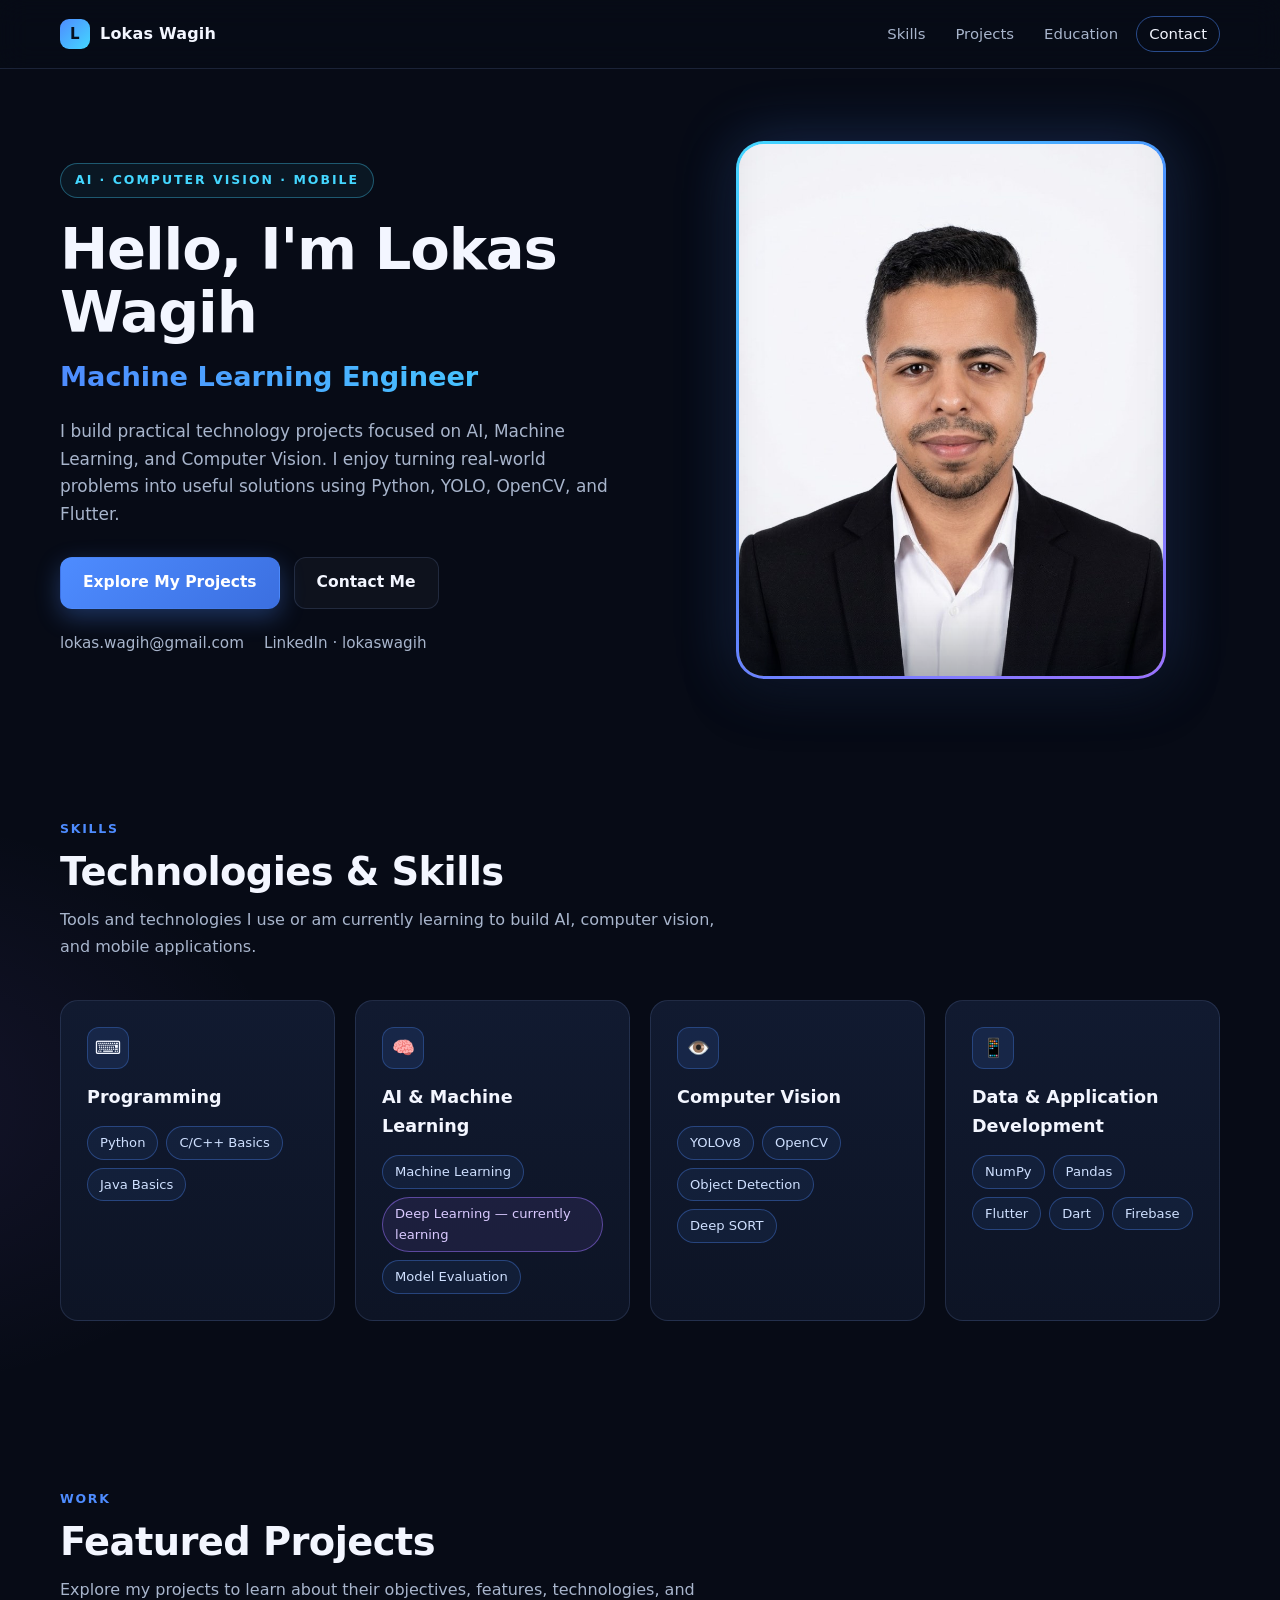
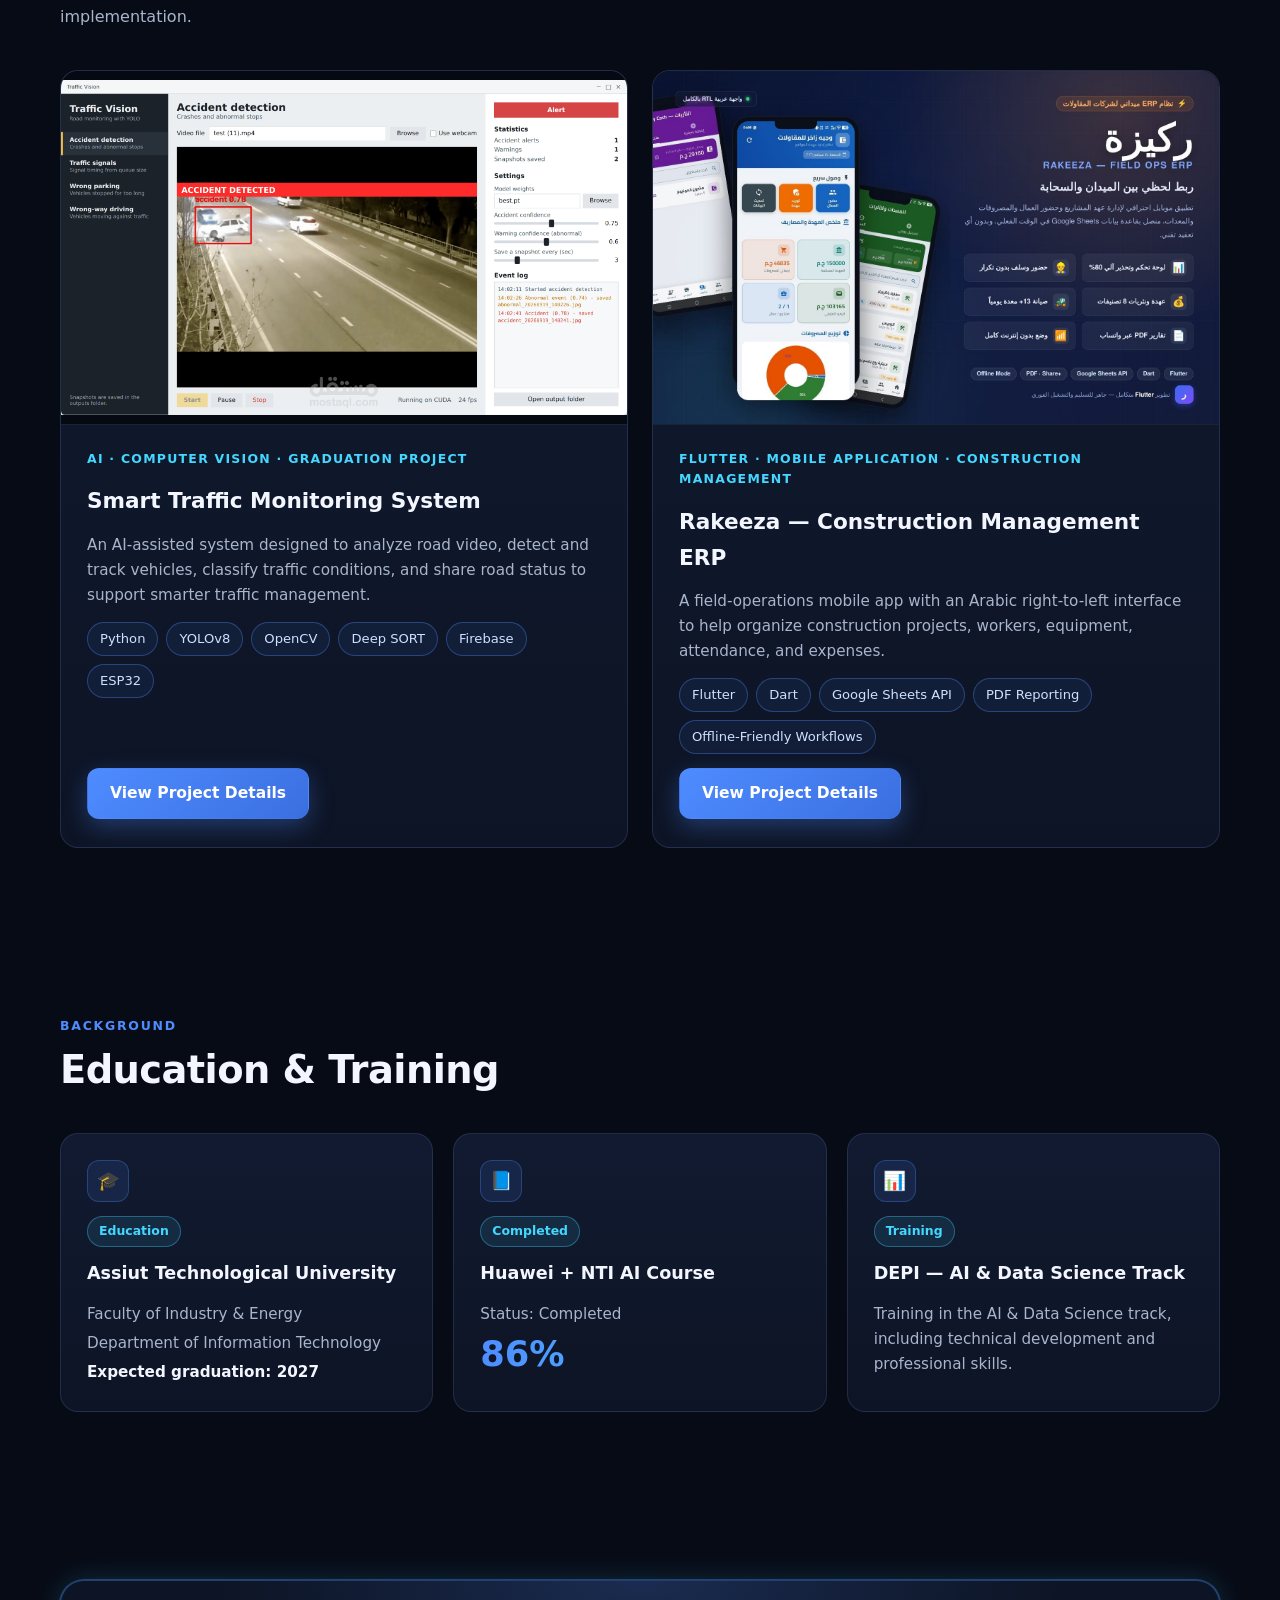
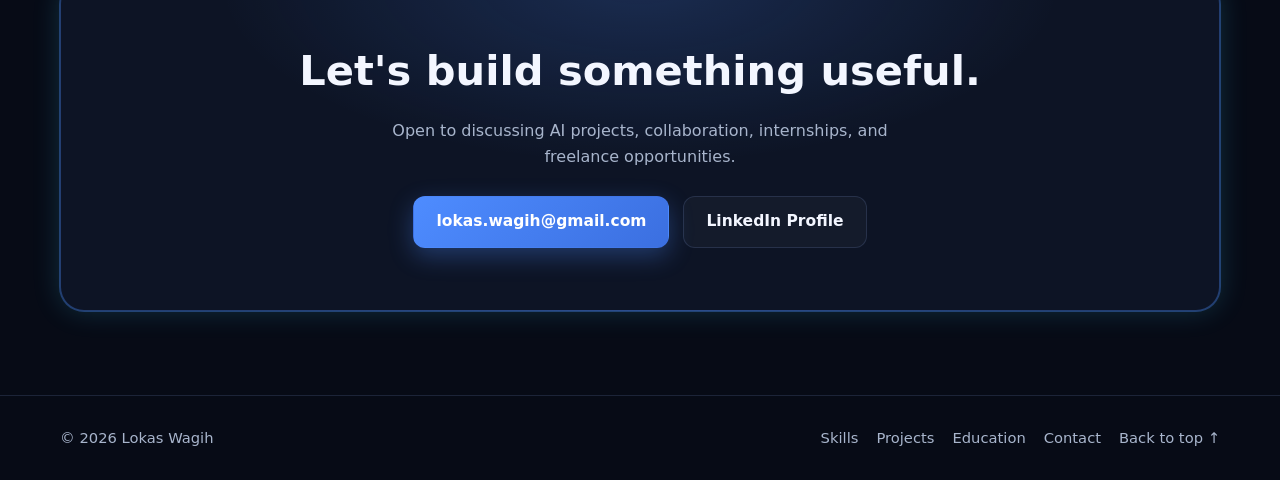
<file: index.html>
<!doctype html>
<html lang="en">
<head>
<meta charset="utf-8">
<meta name="viewport" content="width=device-width,initial-scale=1">
<title>Lokas Wagih | Machine Learning Engineer Portfolio</title>
<meta name="description" content="Portfolio of Lokas Wagih, Machine Learning Engineer focused on AI, Computer Vision, Python, YOLO, OpenCV and Flutter. Explore the Smart Traffic Monitoring System and Rakeeza Construction ERP projects.">
<meta name="theme-color" content="#070B16">
<meta property="og:title" content="Lokas Wagih | Machine Learning Engineer Portfolio">
<meta property="og:description" content="AI, Machine Learning, Computer Vision and Flutter projects by Lokas Wagih.">
<meta property="og:type" content="website">
<meta property="og:image" content="assets/lokas-wagih.jpg">
<link rel="stylesheet" href="assets/style.css">
</head>
<body>
<a class="skip" href="#main">Skip to content</a>

<header class="site-header">
  <div class="container nav">
    <a class="brand" href="index.html"><span class="brand-mark" aria-hidden="true">L</span>Lokas Wagih</a>
    <button class="menu-btn" type="button" aria-expanded="false" aria-controls="nav-links">Menu</button>
    <ul class="nav-links" id="nav-links">
      <li><a href="#skills">Skills</a></li>
      <li><a href="#projects">Projects</a></li>
      <li><a href="#education">Education</a></li>
      <li><a class="nav-cta" href="#contact">Contact</a></li>
    </ul>
  </div>
</header>

<main id="main">

<!-- HERO -->
<section class="hero" id="top">
  <div class="container hero-grid">
    <div class="reveal">
      <span class="eyebrow">AI · COMPUTER VISION · MOBILE</span>
      <h1>Hello, I'm Lokas Wagih</h1>
      <p class="headline">Machine Learning Engineer</p>
      <p class="lead">I build practical technology projects focused on AI, Machine Learning, and Computer Vision. I enjoy turning real-world problems into useful solutions using Python, YOLO, OpenCV, and Flutter.</p>
      <div class="cta-row">
        <a class="btn btn-primary" href="#projects">Explore My Projects</a>
        <a class="btn btn-ghost" href="#contact">Contact Me</a>
      </div>
      <div class="contact-inline">
        <a href="mailto:lokas.wagih@gmail.com">lokas.wagih@gmail.com</a>
        <a href="https://www.linkedin.com/in/lokaswagih" target="_blank" rel="noopener noreferrer">LinkedIn · lokaswagih</a>
      </div>
    </div>

    <div class="hero-visual reveal">
      <figure class="hero-photo">
        <img src="assets/lokas-wagih.jpg" alt="Portrait of Lokas Wagih in a black blazer and white shirt" width="800" height="1071" fetchpriority="high">
      </figure>
    </div>
  </div>
</section>

<!-- SKILLS -->
<section id="skills">
  <div class="container">
    <div class="sec-head reveal">
      <span class="kicker">SKILLS</span>
      <h2>Technologies &amp; Skills</h2>
      <p>Tools and technologies I use or am currently learning to build AI, computer vision, and mobile applications.</p>
    </div>
    <div class="grid-4">
      <article class="card reveal">
        <div class="icon" aria-hidden="true">⌨️</div>
        <h3>Programming</h3>
        <div class="pills"><span class="pill">Python</span><span class="pill">C/C++ Basics</span><span class="pill">Java Basics</span></div>
      </article>
      <article class="card reveal">
        <div class="icon" aria-hidden="true">🧠</div>
        <h3>AI &amp; Machine Learning</h3>
        <div class="pills"><span class="pill">Machine Learning</span><span class="pill learning">Deep Learning — currently learning</span><span class="pill">Model Evaluation</span></div>
      </article>
      <article class="card reveal">
        <div class="icon" aria-hidden="true">👁️</div>
        <h3>Computer Vision</h3>
        <div class="pills"><span class="pill">YOLOv8</span><span class="pill">OpenCV</span><span class="pill">Object Detection</span><span class="pill">Deep SORT</span></div>
      </article>
      <article class="card reveal">
        <div class="icon" aria-hidden="true">📱</div>
        <h3>Data &amp; Application Development</h3>
        <div class="pills"><span class="pill">NumPy</span><span class="pill">Pandas</span><span class="pill">Flutter</span><span class="pill">Dart</span><span class="pill">Firebase</span></div>
      </article>
    </div>
  </div>
</section>

<!-- PROJECTS -->
<section id="projects">
  <div class="container">
    <div class="sec-head reveal">
      <span class="kicker">WORK</span>
      <h2>Featured Projects</h2>
      <p>Explore my projects to learn about their objectives, features, technologies, and implementation.</p>
    </div>
    <div class="grid-2">
      <article class="card project-card reveal">
        <a class="project-media" href="smart-traffic.html" tabindex="-1">
          <img src="assets/traffic-vision-accident.png" alt="Traffic Vision desktop app detecting an accident on road video" loading="lazy" width="1908" height="1128">
        </a>
        <div class="project-body">
          <span class="cat">AI · COMPUTER VISION · GRADUATION PROJECT</span>
          <h3>Smart Traffic Monitoring System</h3>
          <p>An AI-assisted system designed to analyze road video, detect and track vehicles, classify traffic conditions, and share road status to support smarter traffic management.</p>
          <div class="pills"><span class="pill">Python</span><span class="pill">YOLOv8</span><span class="pill">OpenCV</span><span class="pill">Deep SORT</span><span class="pill">Firebase</span><span class="pill">ESP32</span></div>
          <a class="btn btn-primary" href="smart-traffic.html">View Project Details</a>
        </div>
      </article>

      <article class="card project-card reveal">
        <a class="project-media" href="rakeeza.html" tabindex="-1">
          <img src="assets/construction-overview.jpeg" alt="Rakeeza construction ERP app screens in Arabic" loading="lazy" width="1600" height="1000">
        </a>
        <div class="project-body">
          <span class="cat">FLUTTER · MOBILE APPLICATION · CONSTRUCTION MANAGEMENT</span>
          <h3>Rakeeza — Construction Management ERP</h3>
          <p>A field-operations mobile app with an Arabic right-to-left interface to help organize construction projects, workers, equipment, attendance, and expenses.</p>
          <div class="pills"><span class="pill">Flutter</span><span class="pill">Dart</span><span class="pill">Google Sheets API</span><span class="pill">PDF Reporting</span><span class="pill">Offline-Friendly Workflows</span></div>
          <a class="btn btn-primary" href="rakeeza.html">View Project Details</a>
        </div>
      </article>
    </div>
  </div>
</section>

<!-- EDUCATION -->
<section id="education">
  <div class="container">
    <div class="sec-head reveal">
      <span class="kicker">BACKGROUND</span>
      <h2>Education &amp; Training</h2>
    </div>
    <div class="grid-3">
      <article class="card reveal">
        <div class="icon" aria-hidden="true">🎓</div>
        <span class="badge">Education</span>
        <h3>Assiut Technological University</h3>
        <div class="edu-meta">
          <span>Faculty of Industry &amp; Energy</span>
          <span>Department of Information Technology</span>
          <span><strong>Expected graduation: 2027</strong></span>
        </div>
      </article>
      <article class="card reveal">
        <div class="icon" aria-hidden="true">📘</div>
        <span class="badge">Completed</span>
        <h3>Huawei + NTI AI Course</h3>
        <p>Status: Completed</p>
        <div class="score" aria-label="Score 86 percent">86%</div>
      </article>
      <article class="card reveal">
        <div class="icon" aria-hidden="true">📊</div>
        <span class="badge">Training</span>
        <h3>DEPI — AI &amp; Data Science Track</h3>
        <p>Training in the AI &amp; Data Science track, including technical development and professional skills.</p>
      </article>
    </div>
  </div>
</section>

<!-- CONTACT -->
<section id="contact">
  <div class="container">
    <div class="contact-box reveal">
      <h2>Let's build something useful.</h2>
      <p>Open to discussing AI projects, collaboration, internships, and freelance opportunities.</p>
      <div class="cta-row">
        <a class="btn btn-primary" href="mailto:lokas.wagih@gmail.com">lokas.wagih@gmail.com</a>
        <a class="btn btn-ghost" href="https://www.linkedin.com/in/lokaswagih" target="_blank" rel="noopener noreferrer">LinkedIn Profile</a>
      </div>
    </div>
  </div>
</section>

</main>

<footer>
  <div class="container foot">
    <span>© <span data-year>2026</span> Lokas Wagih</span>
    <ul>
      <li><a href="#skills">Skills</a></li>
      <li><a href="#projects">Projects</a></li>
      <li><a href="#education">Education</a></li>
      <li><a href="#contact">Contact</a></li>
      <li><a href="#top">Back to top ↑</a></li>
    </ul>
  </div>
</footer>

<script src="assets/main.js"></script>
</body>
</html>
</file>
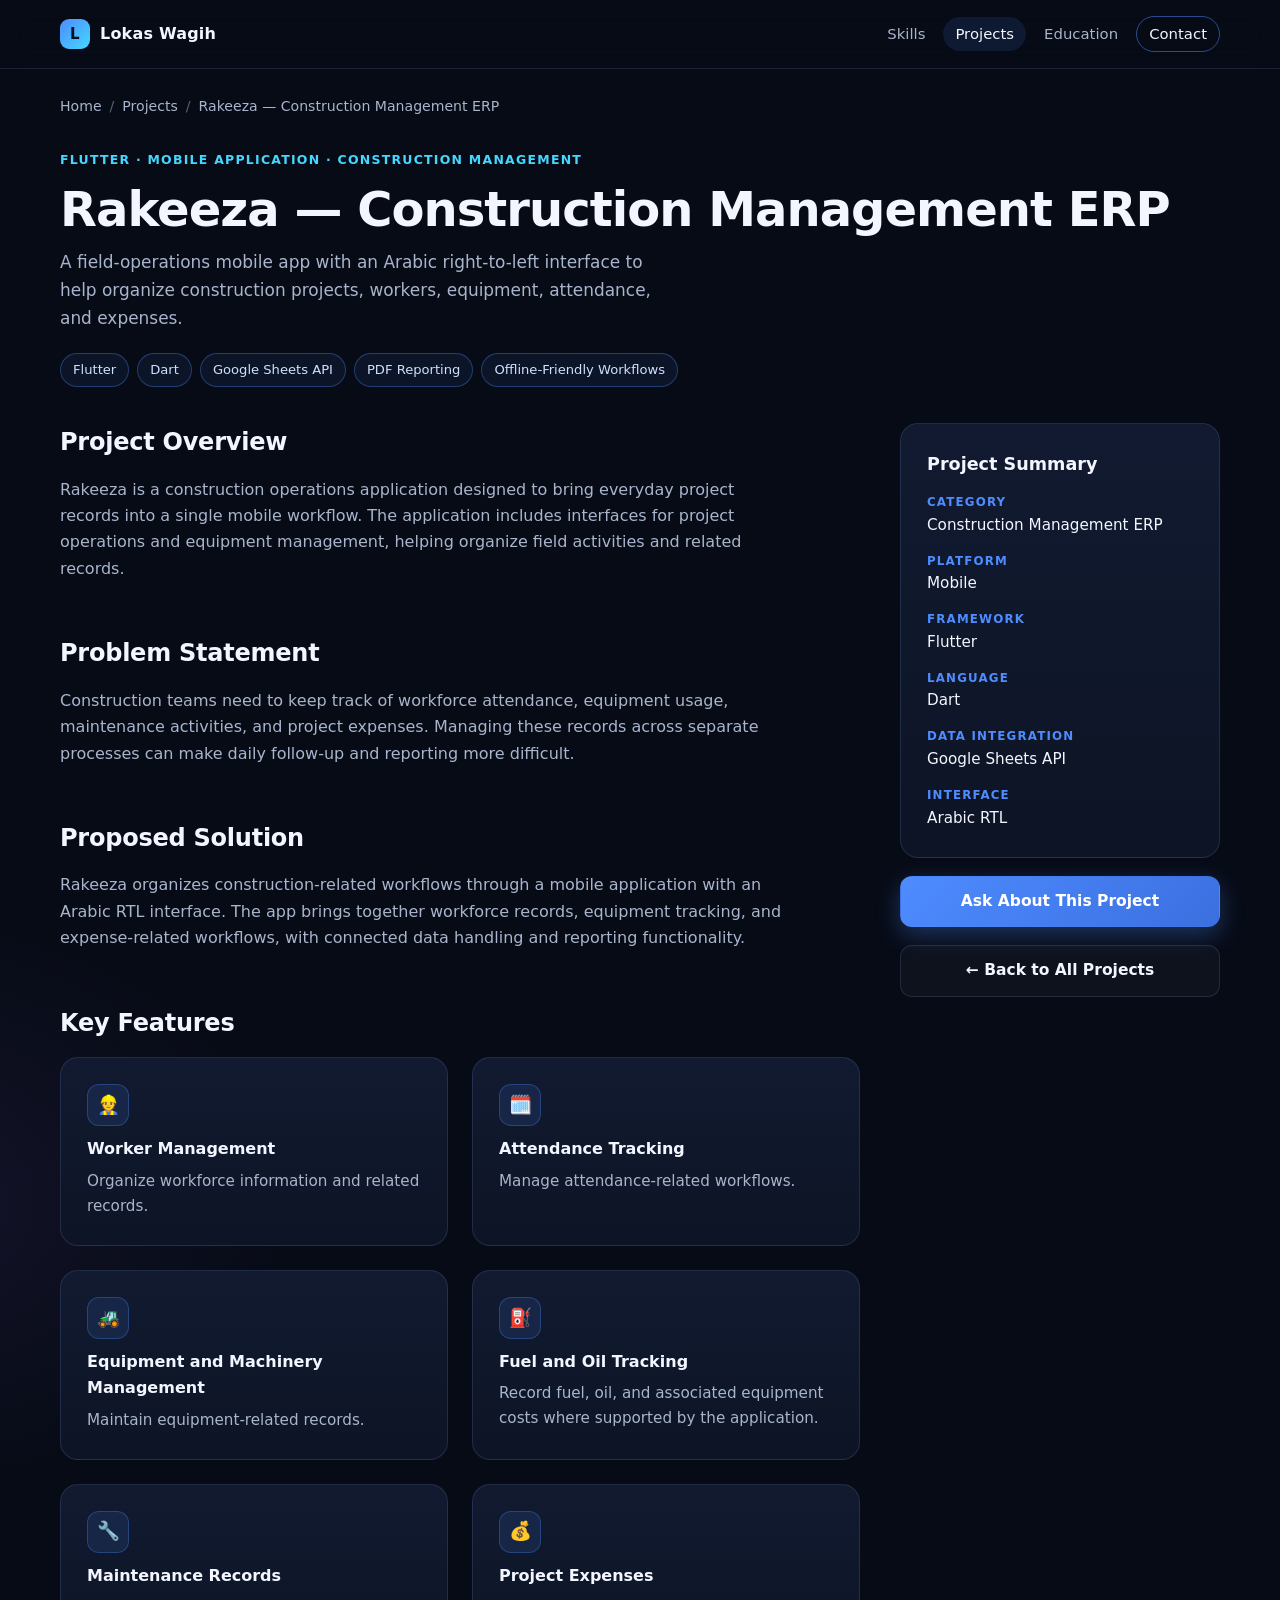
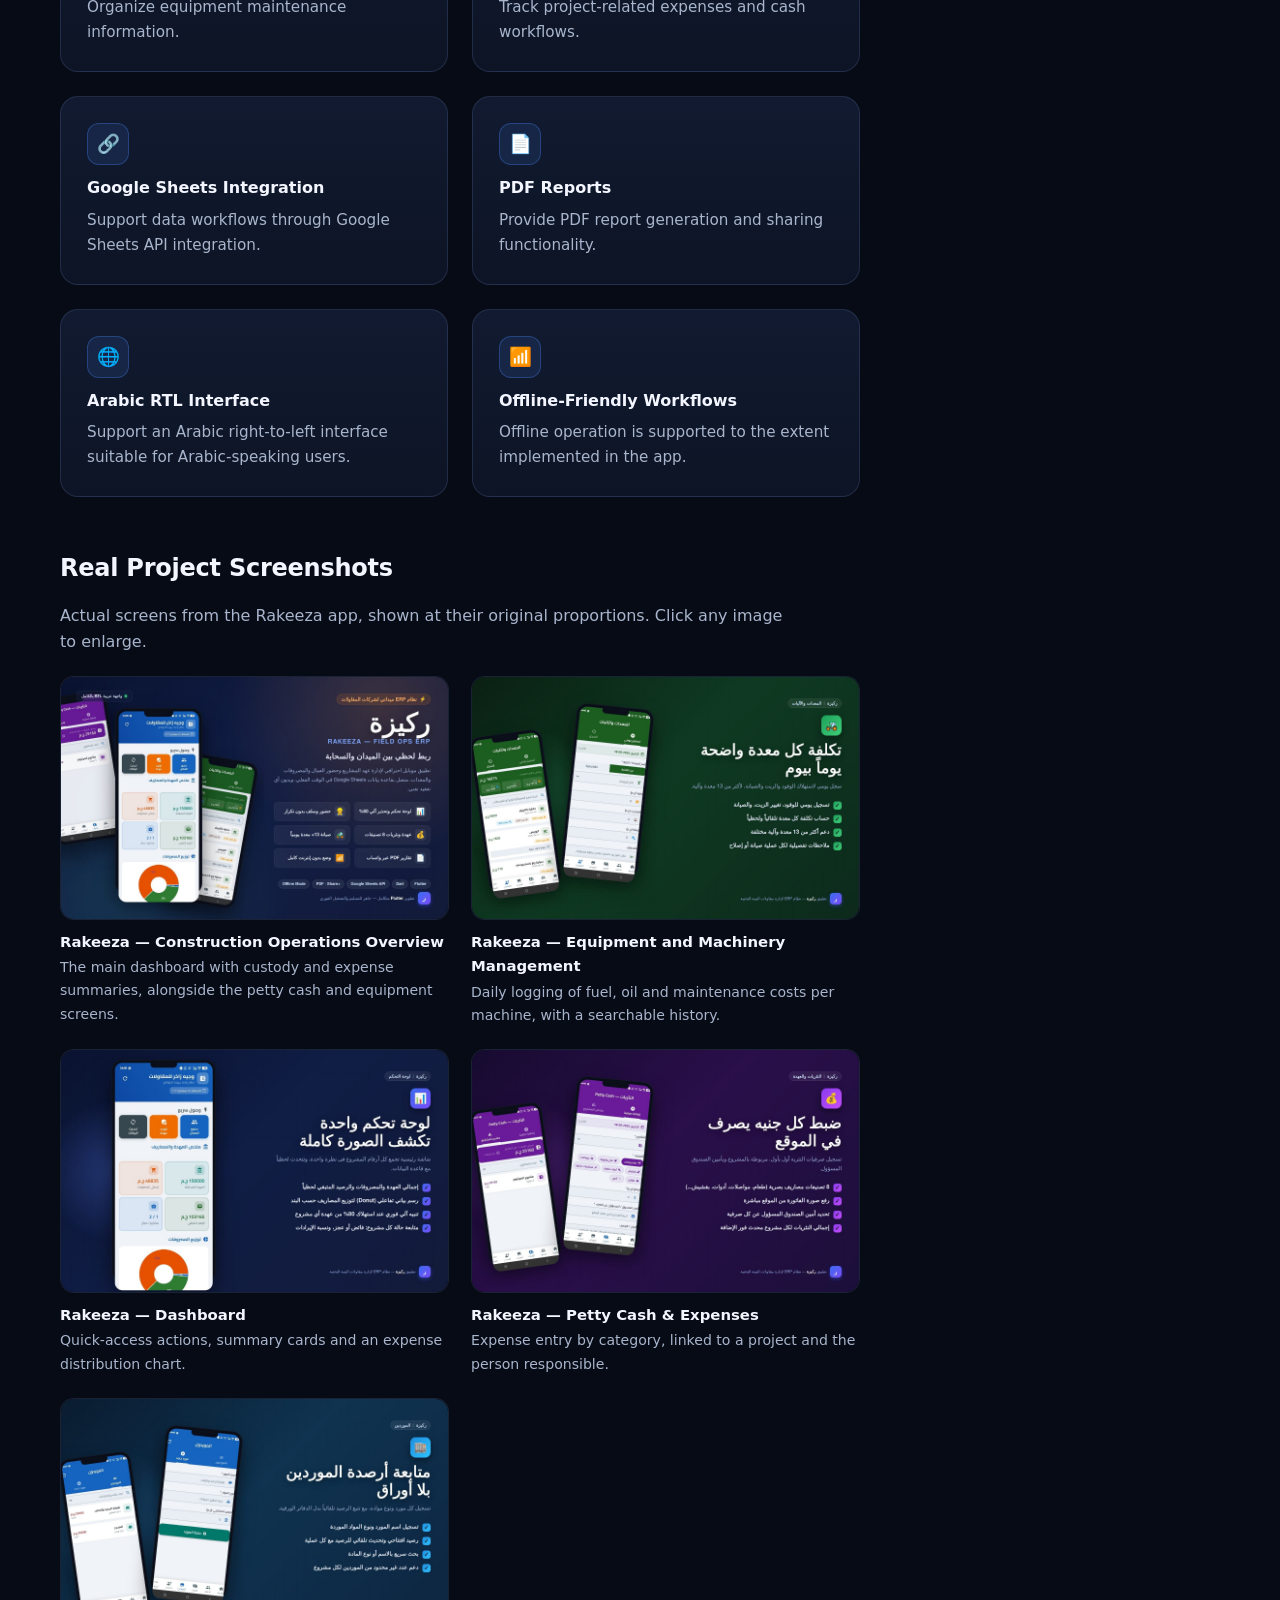
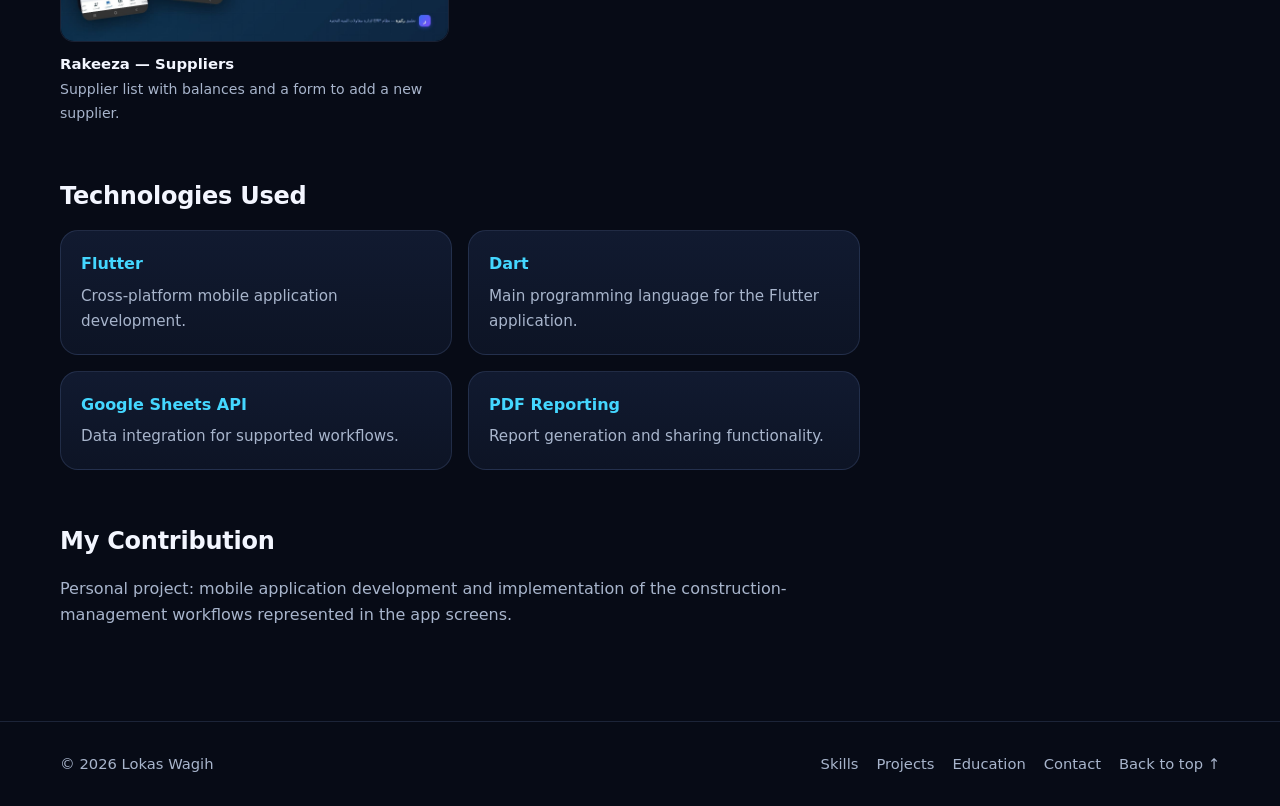
<file: rakeeza.html>
<!doctype html>
<html lang="en">
<head>
<meta charset="utf-8">
<meta name="viewport" content="width=device-width,initial-scale=1">
<title>Rakeeza Construction ERP | Lokas Wagih</title>
<meta name="description" content="Rakeeza: a Flutter mobile app with an Arabic RTL interface for organizing construction projects, workers, equipment, attendance and expenses. Personal project by Lokas Wagih.">
<meta name="theme-color" content="#070B16">
<meta property="og:title" content="Rakeeza Construction ERP | Lokas Wagih">
<meta property="og:description" content="Flutter field-operations app for construction teams with an Arabic right-to-left interface.">
<meta property="og:type" content="article">
<meta property="og:image" content="assets/construction-overview.jpeg">
<link rel="stylesheet" href="assets/style.css">
</head>
<body>
<a class="skip" href="#main">Skip to content</a>

<header class="site-header">
  <div class="container nav">
    <a class="brand" href="index.html"><span class="brand-mark" aria-hidden="true">L</span>Lokas Wagih</a>
    <button class="menu-btn" type="button" aria-expanded="false" aria-controls="nav-links">Menu</button>
    <ul class="nav-links" id="nav-links">
      <li><a href="index.html#skills">Skills</a></li>
      <li><a href="index.html#projects" aria-current="page">Projects</a></li>
      <li><a href="index.html#education">Education</a></li>
      <li><a class="nav-cta" href="index.html#contact">Contact</a></li>
    </ul>
  </div>
</header>

<main id="main" class="container">

<nav class="crumbs" aria-label="Breadcrumb">
  <a href="index.html">Home</a><span>/</span><a href="index.html#projects">Projects</a><span>/</span>Rakeeza — Construction Management ERP
</nav>

<header class="page-hero">
  <span class="cat">FLUTTER · MOBILE APPLICATION · CONSTRUCTION MANAGEMENT</span>
  <h1>Rakeeza — Construction Management ERP</h1>
  <p class="lead">A field-operations mobile app with an Arabic right-to-left interface to help organize construction projects, workers, equipment, attendance, and expenses.</p>
  <div class="pills">
    <span class="pill">Flutter</span><span class="pill">Dart</span><span class="pill">Google Sheets API</span><span class="pill">PDF Reporting</span><span class="pill">Offline-Friendly Workflows</span>
  </div>
</header>

<div class="detail-grid">
<div class="detail-main">

  <section>
    <h2>Project Overview</h2>
    <p>Rakeeza is a construction operations application designed to bring everyday project records into a single mobile workflow. The application includes interfaces for project operations and equipment management, helping organize field activities and related records.</p>
  </section>

  <section>
    <h2>Problem Statement</h2>
    <p>Construction teams need to keep track of workforce attendance, equipment usage, maintenance activities, and project expenses. Managing these records across separate processes can make daily follow-up and reporting more difficult.</p>
  </section>

  <section>
    <h2>Proposed Solution</h2>
    <p>Rakeeza organizes construction-related workflows through a mobile application with an Arabic RTL interface. The app brings together workforce records, equipment tracking, and expense-related workflows, with connected data handling and reporting functionality.</p>
  </section>

  <section>
    <h2>Key Features</h2>
    <div class="grid-2">
      <article class="card feature-card"><div class="icon" aria-hidden="true">👷</div><h4>Worker Management</h4><p>Organize workforce information and related records.</p></article>
      <article class="card feature-card"><div class="icon" aria-hidden="true">🗓️</div><h4>Attendance Tracking</h4><p>Manage attendance-related workflows.</p></article>
      <article class="card feature-card"><div class="icon" aria-hidden="true">🚜</div><h4>Equipment and Machinery Management</h4><p>Maintain equipment-related records.</p></article>
      <article class="card feature-card"><div class="icon" aria-hidden="true">⛽</div><h4>Fuel and Oil Tracking</h4><p>Record fuel, oil, and associated equipment costs where supported by the application.</p></article>
      <article class="card feature-card"><div class="icon" aria-hidden="true">🔧</div><h4>Maintenance Records</h4><p>Organize equipment maintenance information.</p></article>
      <article class="card feature-card"><div class="icon" aria-hidden="true">💰</div><h4>Project Expenses</h4><p>Track project-related expenses and cash workflows.</p></article>
      <article class="card feature-card"><div class="icon" aria-hidden="true">🔗</div><h4>Google Sheets Integration</h4><p>Support data workflows through Google Sheets API integration.</p></article>
      <article class="card feature-card"><div class="icon" aria-hidden="true">📄</div><h4>PDF Reports</h4><p>Provide PDF report generation and sharing functionality.</p></article>
      <article class="card feature-card"><div class="icon" aria-hidden="true">🌐</div><h4>Arabic RTL Interface</h4><p>Support an Arabic right-to-left interface suitable for Arabic-speaking users.</p></article>
      <article class="card feature-card"><div class="icon" aria-hidden="true">📶</div><h4>Offline-Friendly Workflows</h4><p>Offline operation is supported to the extent implemented in the app.</p></article>
    </div>
  </section>

  <section id="gallery">
    <h2>Real Project Screenshots</h2>
    <p style="margin-bottom:20px">Actual screens from the Rakeeza app, shown at their original proportions. Click any image to enlarge.</p>
    <div class="gallery">
      <figure class="shot">
        <button type="button" data-lightbox="assets/construction-overview.jpeg" data-caption="Rakeeza — Construction Operations Overview">
          <img src="assets/construction-overview.jpeg" alt="Rakeeza app overview: Arabic RTL dashboard on a phone showing custody and expense totals and a donut chart, with the petty cash and equipment screens behind it" loading="lazy" width="1600" height="1000">
        </button>
        <figcaption><strong>Rakeeza — Construction Operations Overview</strong>The main dashboard with custody and expense summaries, alongside the petty cash and equipment screens.</figcaption>
      </figure>
      <figure class="shot">
        <button type="button" data-lightbox="assets/construction-equipment.jpeg" data-caption="Rakeeza — Equipment and Machinery Management">
          <img src="assets/construction-equipment.jpeg" alt="Rakeeza equipment and machinery screens: a daily log form for fuel, oil change and maintenance costs, and a history list of equipment entries" loading="lazy" width="1600" height="1000">
        </button>
        <figcaption><strong>Rakeeza — Equipment and Machinery Management</strong>Daily logging of fuel, oil and maintenance costs per machine, with a searchable history.</figcaption>
      </figure>
      <figure class="shot">
        <button type="button" data-lightbox="assets/construction-dashboard.jpeg" data-caption="Rakeeza — Dashboard: custody, expenses and remaining balance at a glance.">
          <img src="assets/construction-dashboard.jpeg" alt="Rakeeza dashboard screen with quick-access buttons, four summary cards and a donut chart of expense distribution" loading="lazy" width="1600" height="1000">
        </button>
        <figcaption><strong>Rakeeza — Dashboard</strong>Quick-access actions, summary cards and an expense distribution chart.</figcaption>
      </figure>
      <figure class="shot">
        <button type="button" data-lightbox="assets/construction-petty-cash.jpeg" data-caption="Rakeeza — Petty cash and expense entry.">
          <img src="assets/construction-petty-cash.jpeg" alt="Rakeeza petty cash screens: project summary total and an expense entry form with category chips, amount and custodian fields" loading="lazy" width="1600" height="1000">
        </button>
        <figcaption><strong>Rakeeza — Petty Cash &amp; Expenses</strong>Expense entry by category, linked to a project and the person responsible.</figcaption>
      </figure>
      <figure class="shot">
        <button type="button" data-lightbox="assets/construction-suppliers.jpeg" data-caption="Rakeeza — Supplier records and balances.">
          <img src="assets/construction-suppliers.jpeg" alt="Rakeeza suppliers screens: a supplier list with balances and a form to add a new supplier with material type and opening balance" loading="lazy" width="1600" height="1000">
        </button>
        <figcaption><strong>Rakeeza — Suppliers</strong>Supplier list with balances and a form to add a new supplier.</figcaption>
      </figure>
    </div>
  </section>

  <section>
    <h2>Technologies Used</h2>
    <div class="tech-grid">
      <article class="card"><h4>Flutter</h4><p>Cross-platform mobile application development.</p></article>
      <article class="card"><h4>Dart</h4><p>Main programming language for the Flutter application.</p></article>
      <article class="card"><h4>Google Sheets API</h4><p>Data integration for supported workflows.</p></article>
      <article class="card"><h4>PDF Reporting</h4><p>Report generation and sharing functionality.</p></article>
    </div>
  </section>

  <section>
    <h2>My Contribution</h2>
    <p>Personal project: mobile application development and implementation of the construction-management workflows represented in the app screens.</p>
  </section>

</div>

<aside class="sidebar" aria-label="Project summary">
  <div class="card">
    <h3>Project Summary</h3>
    <dl>
      <div><dt>Category</dt><dd>Construction Management ERP</dd></div>
      <div><dt>Platform</dt><dd>Mobile</dd></div>
      <div><dt>Framework</dt><dd>Flutter</dd></div>
      <div><dt>Language</dt><dd>Dart</dd></div>
      <div><dt>Data integration</dt><dd>Google Sheets API</dd></div>
      <div><dt>Interface</dt><dd>Arabic RTL</dd></div>
    </dl>
  </div>
  <a class="btn btn-primary" href="mailto:lokas.wagih@gmail.com?subject=Rakeeza%20Construction%20ERP">Ask About This Project</a>
  <a class="btn btn-ghost" href="index.html#projects">← Back to All Projects</a>
</aside>
</div>

</main>

<footer style="margin-top:40px">
  <div class="container foot">
    <span>© <span data-year>2026</span> Lokas Wagih</span>
    <ul>
      <li><a href="index.html#skills">Skills</a></li>
      <li><a href="index.html#projects">Projects</a></li>
      <li><a href="index.html#education">Education</a></li>
      <li><a href="index.html#contact">Contact</a></li>
      <li><a href="#main">Back to top ↑</a></li>
    </ul>
  </div>
</footer>

<script src="assets/main.js"></script>
</body>
</html>
</file>
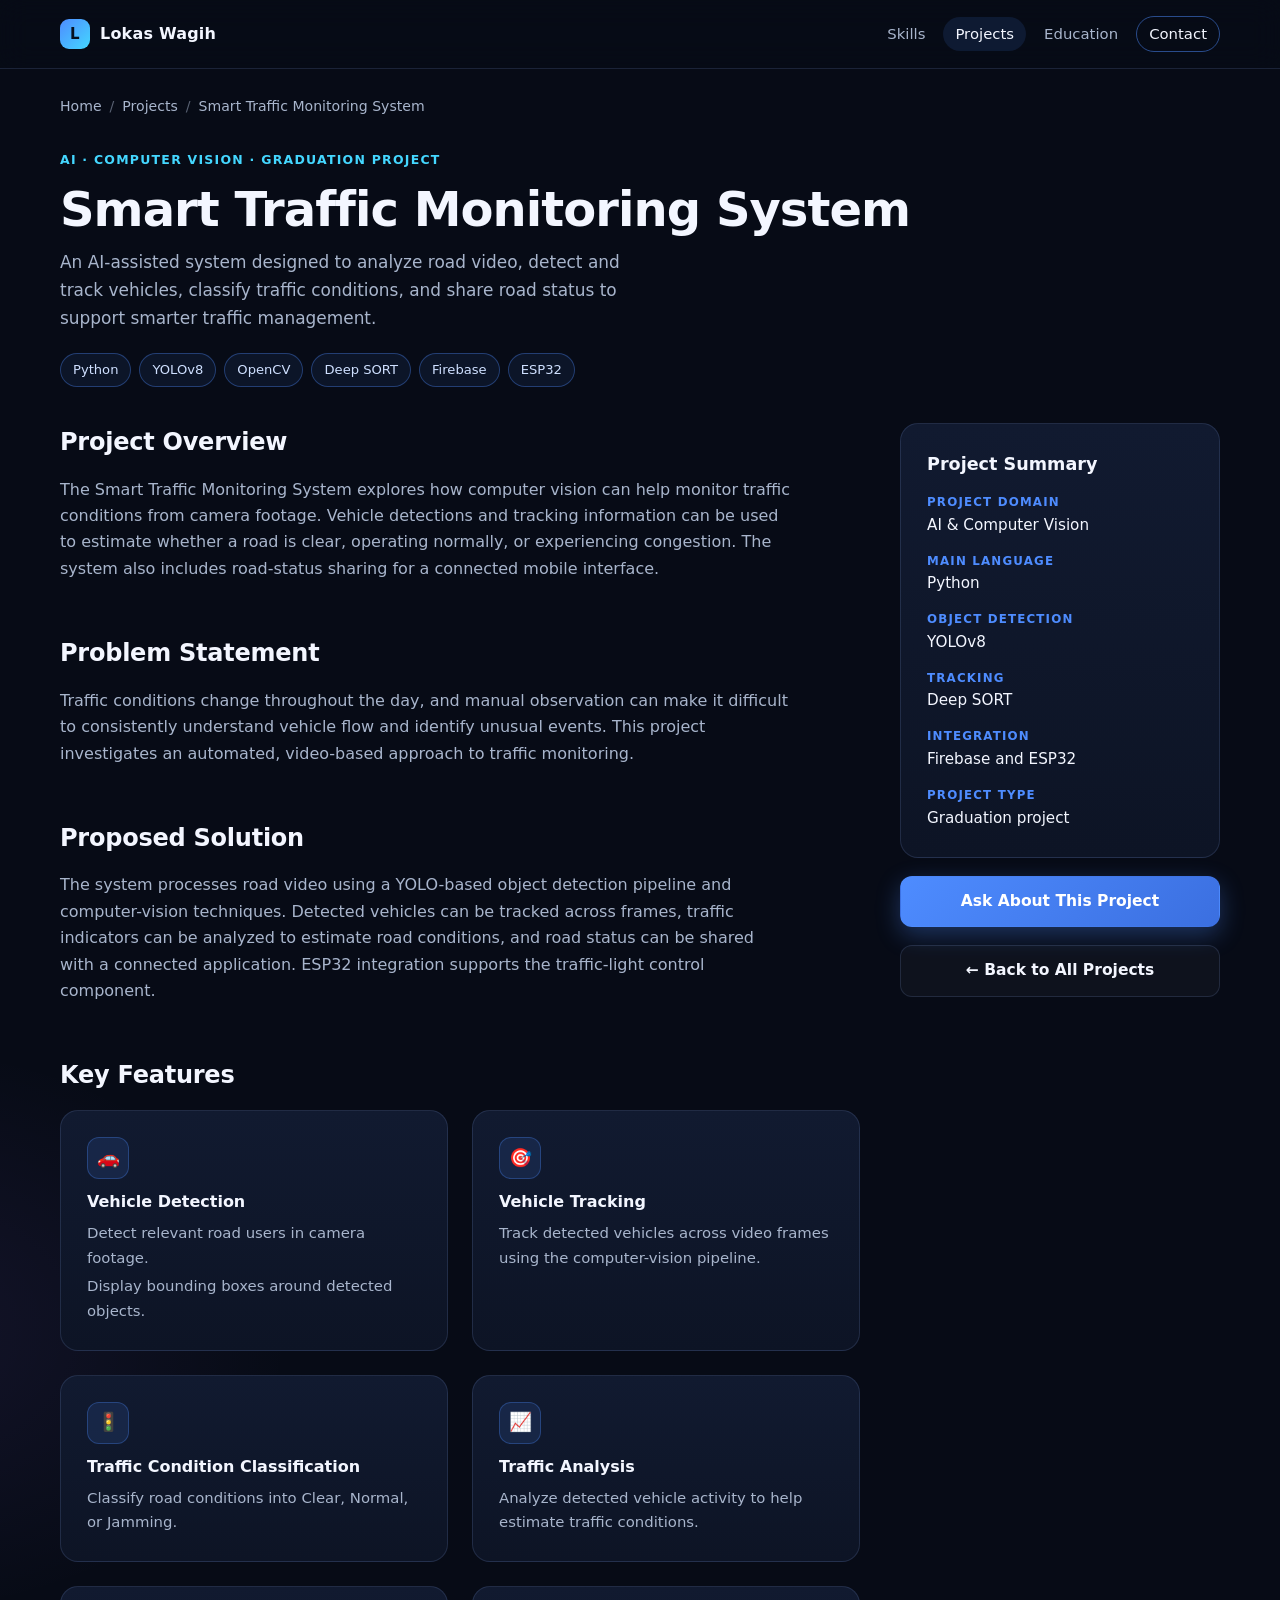
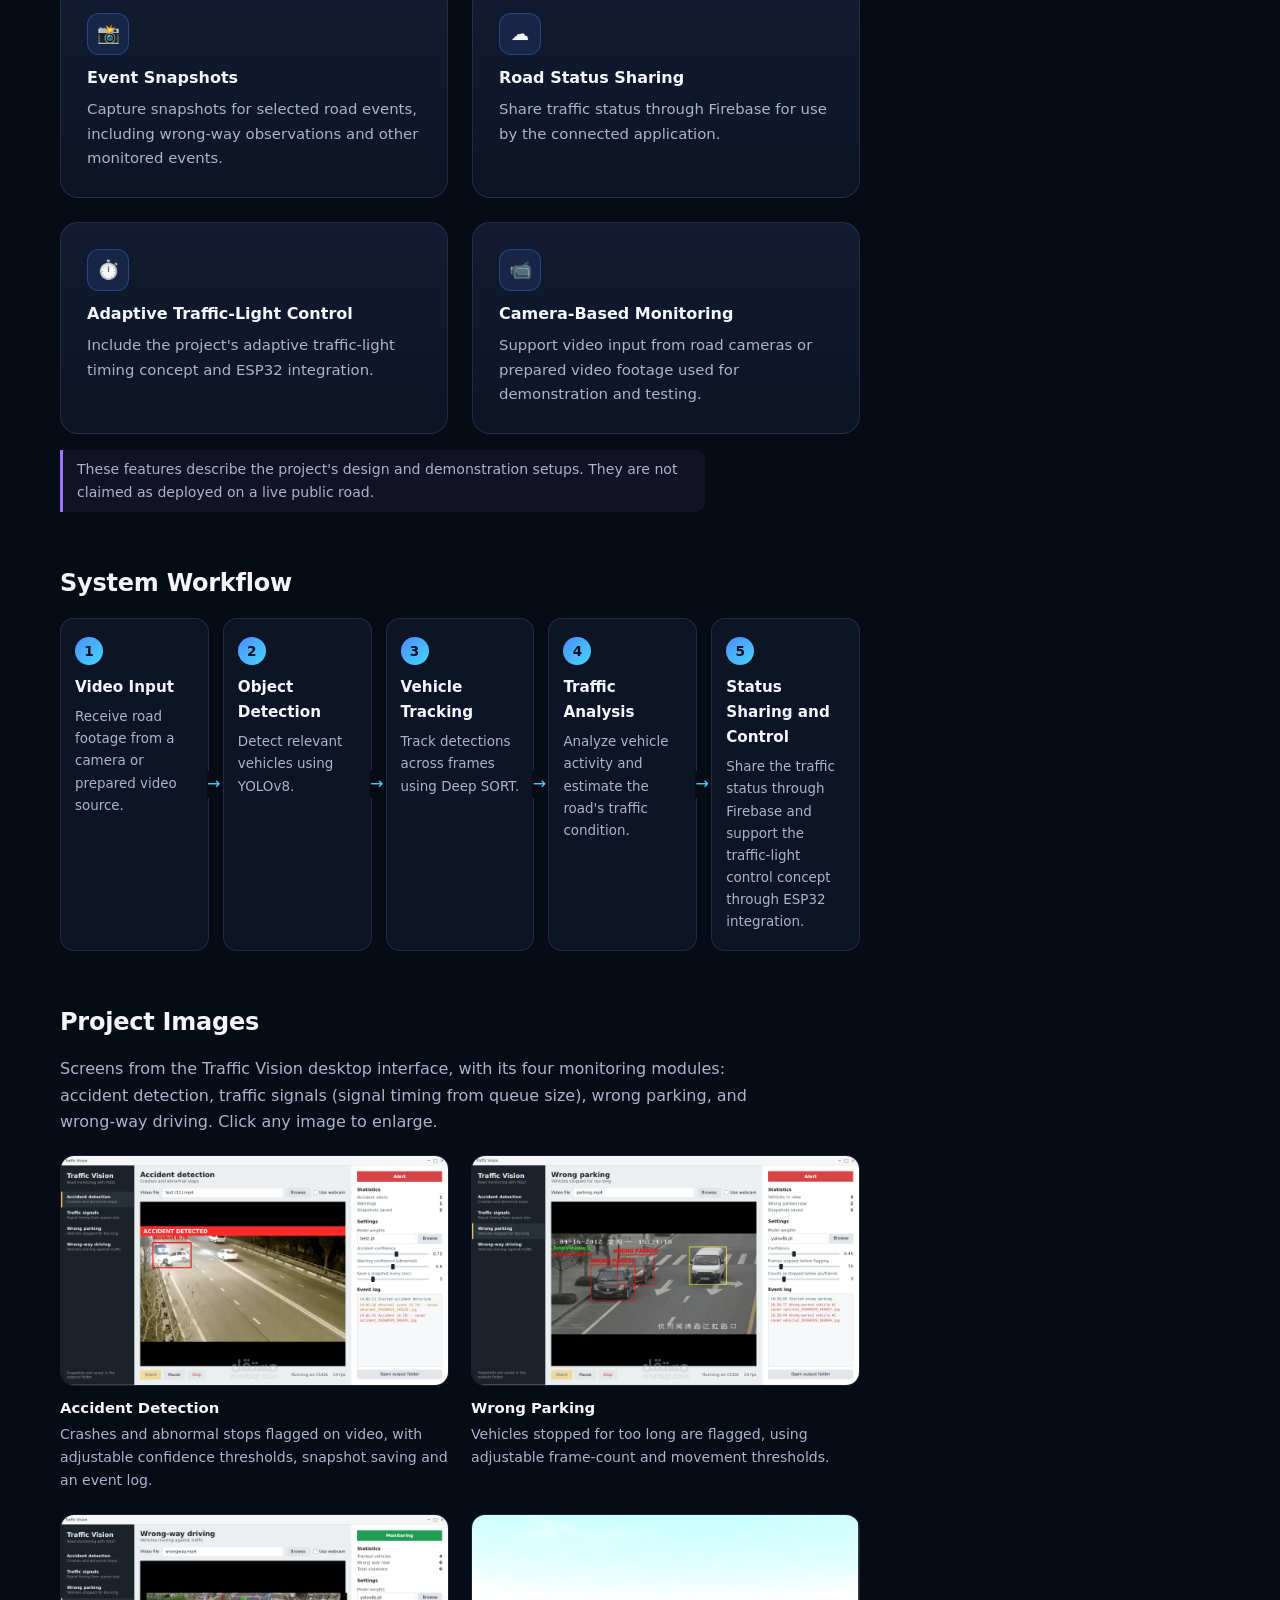
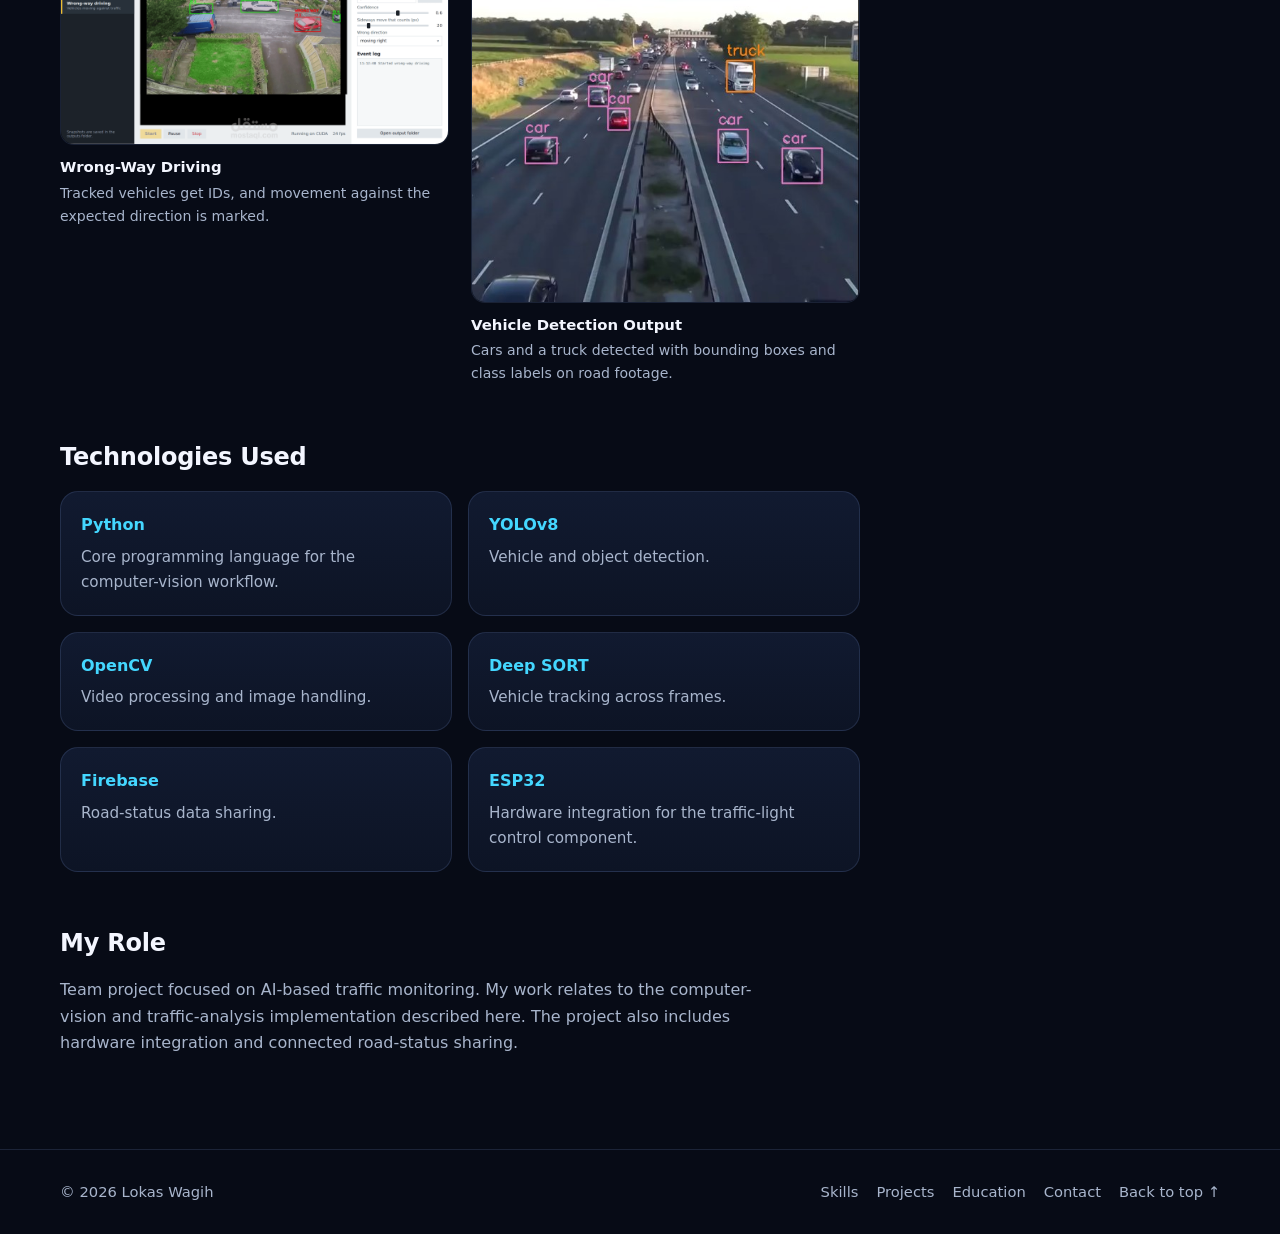
<file: smart-traffic.html>
<!doctype html>
<html lang="en">
<head>
<meta charset="utf-8">
<meta name="viewport" content="width=device-width,initial-scale=1">
<title>Smart Traffic Monitoring System | Lokas Wagih</title>
<meta name="description" content="Smart Traffic Monitoring System: an AI and computer vision graduation project using YOLOv8, OpenCV and Deep SORT to detect and track vehicles and estimate road conditions. By Lokas Wagih.">
<meta name="theme-color" content="#070B16">
<meta property="og:title" content="Smart Traffic Monitoring System | Lokas Wagih">
<meta property="og:description" content="AI-assisted road video analysis: vehicle detection, tracking and traffic condition estimation.">
<meta property="og:type" content="article">
<meta property="og:image" content="assets/traffic-vision-accident.png">
<link rel="stylesheet" href="assets/style.css">
</head>
<body>
<a class="skip" href="#main">Skip to content</a>

<header class="site-header">
  <div class="container nav">
    <a class="brand" href="index.html"><span class="brand-mark" aria-hidden="true">L</span>Lokas Wagih</a>
    <button class="menu-btn" type="button" aria-expanded="false" aria-controls="nav-links">Menu</button>
    <ul class="nav-links" id="nav-links">
      <li><a href="index.html#skills">Skills</a></li>
      <li><a href="index.html#projects" aria-current="page">Projects</a></li>
      <li><a href="index.html#education">Education</a></li>
      <li><a class="nav-cta" href="index.html#contact">Contact</a></li>
    </ul>
  </div>
</header>

<main id="main" class="container">

<nav class="crumbs" aria-label="Breadcrumb">
  <a href="index.html">Home</a><span>/</span><a href="index.html#projects">Projects</a><span>/</span>Smart Traffic Monitoring System
</nav>

<header class="page-hero">
  <span class="cat">AI · COMPUTER VISION · GRADUATION PROJECT</span>
  <h1>Smart Traffic Monitoring System</h1>
  <p class="lead">An AI-assisted system designed to analyze road video, detect and track vehicles, classify traffic conditions, and share road status to support smarter traffic management.</p>
  <div class="pills">
    <span class="pill">Python</span><span class="pill">YOLOv8</span><span class="pill">OpenCV</span><span class="pill">Deep SORT</span><span class="pill">Firebase</span><span class="pill">ESP32</span>
  </div>
</header>

<div class="detail-grid">
<div class="detail-main">

  <section>
    <h2>Project Overview</h2>
    <p>The Smart Traffic Monitoring System explores how computer vision can help monitor traffic conditions from camera footage. Vehicle detections and tracking information can be used to estimate whether a road is clear, operating normally, or experiencing congestion. The system also includes road-status sharing for a connected mobile interface.</p>
  </section>

  <section>
    <h2>Problem Statement</h2>
    <p>Traffic conditions change throughout the day, and manual observation can make it difficult to consistently understand vehicle flow and identify unusual events. This project investigates an automated, video-based approach to traffic monitoring.</p>
  </section>

  <section>
    <h2>Proposed Solution</h2>
    <p>The system processes road video using a YOLO-based object detection pipeline and computer-vision techniques. Detected vehicles can be tracked across frames, traffic indicators can be analyzed to estimate road conditions, and road status can be shared with a connected application. ESP32 integration supports the traffic-light control component.</p>
  </section>

  <section>
    <h2>Key Features</h2>
    <div class="grid-2">
      <article class="card feature-card"><div class="icon" aria-hidden="true">🚗</div><h4>Vehicle Detection</h4><ul><li>Detect relevant road users in camera footage.</li><li>Display bounding boxes around detected objects.</li></ul></article>
      <article class="card feature-card"><div class="icon" aria-hidden="true">🎯</div><h4>Vehicle Tracking</h4><ul><li>Track detected vehicles across video frames using the computer-vision pipeline.</li></ul></article>
      <article class="card feature-card"><div class="icon" aria-hidden="true">🚦</div><h4>Traffic Condition Classification</h4><ul><li>Classify road conditions into Clear, Normal, or Jamming.</li></ul></article>
      <article class="card feature-card"><div class="icon" aria-hidden="true">📈</div><h4>Traffic Analysis</h4><ul><li>Analyze detected vehicle activity to help estimate traffic conditions.</li></ul></article>
      <article class="card feature-card"><div class="icon" aria-hidden="true">📸</div><h4>Event Snapshots</h4><ul><li>Capture snapshots for selected road events, including wrong-way observations and other monitored events.</li></ul></article>
      <article class="card feature-card"><div class="icon" aria-hidden="true">☁️</div><h4>Road Status Sharing</h4><ul><li>Share traffic status through Firebase for use by the connected application.</li></ul></article>
      <article class="card feature-card"><div class="icon" aria-hidden="true">⏱️</div><h4>Adaptive Traffic-Light Control</h4><ul><li>Include the project's adaptive traffic-light timing concept and ESP32 integration.</li></ul></article>
      <article class="card feature-card"><div class="icon" aria-hidden="true">📹</div><h4>Camera-Based Monitoring</h4><ul><li>Support video input from road cameras or prepared video footage used for demonstration and testing.</li></ul></article>
    </div>
    <p class="note">These features describe the project's design and demonstration setups. They are not claimed as deployed on a live public road.</p>
  </section>

  <section>
    <h2>System Workflow</h2>
    <ol class="flow">
      <li><h4>Video Input</h4><p>Receive road footage from a camera or prepared video source.</p></li>
      <li><h4>Object Detection</h4><p>Detect relevant vehicles using YOLOv8.</p></li>
      <li><h4>Vehicle Tracking</h4><p>Track detections across frames using Deep SORT.</p></li>
      <li><h4>Traffic Analysis</h4><p>Analyze vehicle activity and estimate the road's traffic condition.</p></li>
      <li><h4>Status Sharing and Control</h4><p>Share the traffic status through Firebase and support the traffic-light control concept through ESP32 integration.</p></li>
    </ol>
  </section>

  <section id="gallery">
    <h2>Project Images</h2>
    <p style="margin-bottom:20px">Screens from the Traffic Vision desktop interface, with its four monitoring modules: accident detection, traffic signals (signal timing from queue size), wrong parking, and wrong-way driving. Click any image to enlarge.</p>
    <div class="gallery">
      <figure class="shot">
        <button type="button" data-lightbox="assets/traffic-vision-accident.png" data-caption="Traffic Vision: accident detection module with confidence settings, statistics and event log.">
          <img src="assets/traffic-vision-accident.png" alt="Traffic Vision desktop app showing the accident detection module with a red bounding box and an ACCIDENT DETECTED banner on road video, plus statistics, confidence sliders and an event log" loading="lazy" width="1908" height="1128">
        </button>
        <figcaption><strong>Accident Detection</strong>Crashes and abnormal stops flagged on video, with adjustable confidence thresholds, snapshot saving and an event log.</figcaption>
      </figure>
      <figure class="shot">
        <button type="button" data-lightbox="assets/traffic-vision-wrong-parking.png" data-caption="Traffic Vision: wrong parking module flagging vehicles that stay stopped too long.">
          <img src="assets/traffic-vision-wrong-parking.png" alt="Traffic Vision desktop app showing the wrong parking module with red boxes on two stopped vehicles and a vehicle count overlay" loading="lazy" width="1908" height="1128">
        </button>
        <figcaption><strong>Wrong Parking</strong>Vehicles stopped for too long are flagged, using adjustable frame-count and movement thresholds.</figcaption>
      </figure>
      <figure class="shot">
        <button type="button" data-lightbox="assets/traffic-vision-wrong-way.png" data-caption="Traffic Vision: wrong-way driving module with tracked vehicle IDs.">
          <img src="assets/traffic-vision-wrong-way.png" alt="Traffic Vision desktop app showing the wrong-way driving module with tracked vehicle IDs and one vehicle marked WRONG WAY" loading="lazy" width="1908" height="1128">
        </button>
        <figcaption><strong>Wrong-Way Driving</strong>Tracked vehicles get IDs, and movement against the expected direction is marked.</figcaption>
      </figure>
      <figure class="shot">
        <button type="button" data-lightbox="assets/smart-traffic-detection.jpg" data-caption="Example vehicle detection output: cars and a truck boxed and labeled on highway footage.">
          <img src="assets/smart-traffic-detection.jpg" alt="Highway footage with labeled detection boxes around several cars and one truck" loading="lazy" width="544" height="543">
        </button>
        <figcaption><strong>Vehicle Detection Output</strong>Cars and a truck detected with bounding boxes and class labels on road footage.</figcaption>
      </figure>
    </div>
  </section>

  <section>
    <h2>Technologies Used</h2>
    <div class="tech-grid">
      <article class="card"><h4>Python</h4><p>Core programming language for the computer-vision workflow.</p></article>
      <article class="card"><h4>YOLOv8</h4><p>Vehicle and object detection.</p></article>
      <article class="card"><h4>OpenCV</h4><p>Video processing and image handling.</p></article>
      <article class="card"><h4>Deep SORT</h4><p>Vehicle tracking across frames.</p></article>
      <article class="card"><h4>Firebase</h4><p>Road-status data sharing.</p></article>
      <article class="card"><h4>ESP32</h4><p>Hardware integration for the traffic-light control component.</p></article>
    </div>
  </section>

  <section>
    <h2>My Role</h2>
    <p>Team project focused on AI-based traffic monitoring. My work relates to the computer-vision and traffic-analysis implementation described here. The project also includes hardware integration and connected road-status sharing.</p>
  </section>

</div>

<aside class="sidebar" aria-label="Project summary">
  <div class="card">
    <h3>Project Summary</h3>
    <dl>
      <div><dt>Project domain</dt><dd>AI &amp; Computer Vision</dd></div>
      <div><dt>Main language</dt><dd>Python</dd></div>
      <div><dt>Object detection</dt><dd>YOLOv8</dd></div>
      <div><dt>Tracking</dt><dd>Deep SORT</dd></div>
      <div><dt>Integration</dt><dd>Firebase and ESP32</dd></div>
      <div><dt>Project type</dt><dd>Graduation project</dd></div>
    </dl>
  </div>
  <a class="btn btn-primary" href="mailto:lokas.wagih@gmail.com?subject=Smart%20Traffic%20Monitoring%20System">Ask About This Project</a>
  <a class="btn btn-ghost" href="index.html#projects">← Back to All Projects</a>
</aside>
</div>

</main>

<footer style="margin-top:40px">
  <div class="container foot">
    <span>© <span data-year>2026</span> Lokas Wagih</span>
    <ul>
      <li><a href="index.html#skills">Skills</a></li>
      <li><a href="index.html#projects">Projects</a></li>
      <li><a href="index.html#education">Education</a></li>
      <li><a href="index.html#contact">Contact</a></li>
      <li><a href="#main">Back to top ↑</a></li>
    </ul>
  </div>
</footer>

<script src="assets/main.js"></script>
</body>
</html>
</file>
<file: assets/style.css>
:root{
  --bg:#070B16;
  --card:#0D1425;
  --card-2:#111a30;
  --blue:#4E8CFF;
  --cyan:#44D7FF;
  --purple:#9B72FF;
  --text:#F3F6FF;
  --muted:#A8B5CC;
  --line:rgba(120,150,210,.18);
  --radius:18px;
  --radius-sm:10px;
  --shadow:0 18px 50px rgba(0,0,0,.45);
  --glow:0 0 0 1px rgba(78,140,255,.35),0 0 28px rgba(68,215,255,.18);
  --maxw:1160px;
}
*{box-sizing:border-box;margin:0;padding:0}
html{scroll-behavior:smooth;scroll-padding-top:84px}
body{
  background:var(--bg);color:var(--text);
  font-family:"Inter",system-ui,-apple-system,"Segoe UI",Roboto,Helvetica,Arial,sans-serif;
  line-height:1.65;font-size:16px;overflow-x:hidden;
  background-image:
    radial-gradient(900px 500px at 85% -10%,rgba(78,140,255,.14),transparent 60%),
    radial-gradient(700px 480px at -10% 30%,rgba(155,114,255,.09),transparent 60%);
  background-repeat:no-repeat;
}
img{max-width:100%;display:block}
a{color:var(--cyan);text-decoration:none}
a:hover{text-decoration:underline}
:focus-visible{outline:2px solid var(--cyan);outline-offset:3px;border-radius:6px}
.container{width:min(var(--maxw),100% - 32px);margin-inline:auto}
section{padding:84px 0}
.skip{position:absolute;left:-999px;top:8px;background:var(--blue);color:#fff;padding:8px 14px;border-radius:8px;z-index:200}
.skip:focus{left:12px}

/* header */
.site-header{position:sticky;top:0;z-index:100;background:rgba(7,11,22,.82);backdrop-filter:blur(14px);border-bottom:1px solid var(--line)}
.nav{display:flex;align-items:center;justify-content:space-between;height:68px;gap:16px}
.brand{font-weight:700;letter-spacing:.2px;color:var(--text);display:flex;align-items:center;gap:10px}
.brand:hover{text-decoration:none}
.brand-mark{width:30px;height:30px;border-radius:9px;background:linear-gradient(135deg,var(--blue),var(--cyan));display:grid;place-items:center;color:#06101f;font-weight:800;font-size:15px}
.nav-links{display:flex;gap:6px;list-style:none;align-items:center}
.nav-links a{color:var(--muted);padding:8px 12px;border-radius:999px;font-size:.93rem;transition:.2s}
.nav-links a:hover,.nav-links a[aria-current="page"]{color:var(--text);background:rgba(78,140,255,.12);text-decoration:none}
.nav-cta{border:1px solid rgba(78,140,255,.5);color:var(--text)!important}
.menu-btn{display:none;background:var(--card);border:1px solid var(--line);color:var(--text);border-radius:10px;padding:8px 12px;font-size:.95rem;cursor:pointer}

/* buttons */
.btn{display:inline-flex;align-items:center;justify-content:center;gap:8px;padding:12px 22px;border-radius:12px;font-weight:600;font-size:.97rem;border:1px solid transparent;transition:transform .2s,box-shadow .2s,background .2s;cursor:pointer}
.btn:hover{text-decoration:none;transform:translateY(-2px)}
.btn-primary{background:linear-gradient(135deg,var(--blue),#3b6fe0);color:#fff;box-shadow:0 8px 24px rgba(78,140,255,.32)}
.btn-primary:hover{box-shadow:0 10px 30px rgba(78,140,255,.5)}
.btn-ghost{border-color:var(--line);color:var(--text);background:rgba(255,255,255,.03)}
.btn-ghost:hover{border-color:var(--cyan);box-shadow:var(--glow)}

/* hero */
.hero{padding:72px 0 56px;overflow-x:clip}
.hero-grid{display:grid;grid-template-columns:1.05fr 1fr;gap:56px;align-items:center}
.eyebrow{display:inline-block;font-size:.78rem;letter-spacing:.16em;color:var(--cyan);font-weight:600;padding:6px 14px;border:1px solid rgba(68,215,255,.35);border-radius:999px;background:rgba(68,215,255,.06)}
h1{font-size:clamp(2.2rem,5vw,3.6rem);line-height:1.1;margin:20px 0 10px;letter-spacing:-.02em}
.headline{font-size:clamp(1.25rem,2.6vw,1.7rem);font-weight:600;background:linear-gradient(90deg,var(--blue),var(--cyan));-webkit-background-clip:text;background-clip:text;color:transparent;margin-bottom:18px}
.lead{color:var(--muted);max-width:56ch;font-size:1.06rem}
.cta-row{display:flex;gap:14px;flex-wrap:wrap;margin:28px 0 22px}
.contact-inline{display:flex;gap:20px;flex-wrap:wrap;font-size:.95rem}
.contact-inline a{color:var(--muted)}
.contact-inline a:hover{color:var(--cyan)}

/* hero visual */
.hero-visual{position:relative;max-width:430px;margin-inline:auto;width:100%;isolation:isolate}
.hero-visual::before{content:"";position:absolute;inset:-8% -10%;z-index:-1;background:radial-gradient(closest-side,rgba(78,140,255,.38),rgba(68,215,255,.12) 55%,transparent 75%);filter:blur(18px)}
.hero-photo{position:relative;margin:0;aspect-ratio:4/5;border-radius:28px;padding:3px;background:linear-gradient(145deg,var(--cyan),var(--blue) 45%,var(--purple));box-shadow:var(--shadow),0 0 60px rgba(78,140,255,.28)}
.hero-photo img{width:100%;height:100%;object-fit:cover;object-position:50% 14%;border-radius:25px;background:#e9edf3}
.hero-photo::after{content:"";position:absolute;inset:3px;border-radius:25px;pointer-events:none;box-shadow:inset 0 -70px 60px -40px rgba(7,11,22,.35)}

/* section titles */
.sec-head{max-width:680px;margin-bottom:40px}
.sec-head h2{font-size:clamp(1.7rem,3.4vw,2.4rem);letter-spacing:-.015em;line-height:1.2}
.sec-head p{color:var(--muted);margin-top:12px}
.kicker{font-size:.78rem;letter-spacing:.14em;color:var(--blue);font-weight:700;margin-bottom:10px;display:block}

/* cards */
.card{background:linear-gradient(180deg,var(--card-2),var(--card));border:1px solid var(--line);border-radius:var(--radius);padding:26px;transition:border-color .25s,transform .25s,box-shadow .25s}
.card:hover{border-color:rgba(68,215,255,.4);transform:translateY(-3px);box-shadow:var(--shadow)}
.grid-4{display:grid;grid-template-columns:repeat(4,1fr);gap:20px}
.grid-3{display:grid;grid-template-columns:repeat(3,1fr);gap:20px}
.grid-2{display:grid;grid-template-columns:repeat(2,1fr);gap:24px}
.card h3{font-size:1.1rem;margin-bottom:14px}
.card h4{font-size:1rem;margin-bottom:6px}
.card p{color:var(--muted);font-size:.95rem}
.icon{width:42px;height:42px;border-radius:12px;display:grid;place-items:center;background:rgba(78,140,255,.12);border:1px solid rgba(78,140,255,.3);margin-bottom:14px;font-size:1.15rem}
.pills{display:flex;flex-wrap:wrap;gap:8px}
.pill{font-size:.82rem;padding:5px 12px;border-radius:999px;border:1px solid rgba(78,140,255,.35);background:rgba(78,140,255,.08);color:#cfe0ff}
.pill.learning{border-color:rgba(155,114,255,.5);background:rgba(155,114,255,.1);color:#d9c9ff}

/* project cards */
.project-card{padding:0;overflow:hidden;display:flex;flex-direction:column}
.project-media{background:#050912;aspect-ratio:16/10;border-bottom:1px solid var(--line);display:grid;place-items:center;overflow:hidden}
.project-media img{width:100%;height:100%;object-fit:contain}
.project-media.cover img{object-fit:cover}
.project-body{padding:24px 26px 28px;display:flex;flex-direction:column;gap:14px;flex:1}
.project-body h3{font-size:1.35rem;margin:0}
.project-body .btn{align-self:flex-start;margin-top:auto}
.cat{font-size:.78rem;letter-spacing:.1em;color:var(--cyan);font-weight:600}

/* education */
.edu-meta{display:grid;gap:4px;color:var(--muted);font-size:.95rem}
.edu-meta strong{color:var(--text)}
.badge{display:inline-block;font-size:.78rem;padding:4px 11px;border-radius:999px;background:rgba(68,215,255,.1);color:var(--cyan);border:1px solid rgba(68,215,255,.35);margin-bottom:12px;font-weight:600}
.score{font-size:2.2rem;font-weight:800;background:linear-gradient(90deg,var(--blue),var(--cyan));-webkit-background-clip:text;background-clip:text;color:transparent;line-height:1.1;margin-top:8px}

/* contact */
.contact-box{text-align:center;padding:56px 28px;border-radius:24px;border:1px solid rgba(78,140,255,.35);background:radial-gradient(600px 260px at 50% 0,rgba(78,140,255,.2),transparent 70%),var(--card);box-shadow:var(--glow)}
.contact-box h2{font-size:clamp(1.8rem,3.6vw,2.6rem)}
.contact-box p{color:var(--muted);margin:12px auto 26px;max-width:52ch}
.contact-box .cta-row{justify-content:center;margin:0 0 6px}

/* footer */
footer{border-top:1px solid var(--line);padding:30px 0;color:var(--muted);font-size:.92rem}
.foot{display:flex;justify-content:space-between;align-items:center;flex-wrap:wrap;gap:14px}
.foot ul{display:flex;gap:18px;list-style:none;flex-wrap:wrap}
.foot a{color:var(--muted)}
.foot a:hover{color:var(--cyan)}

/* project detail pages */
.crumbs{font-size:.88rem;color:var(--muted);padding:26px 0 0}
.crumbs a{color:var(--muted)}
.crumbs a:hover{color:var(--cyan)}
.crumbs span{margin:0 8px;opacity:.5}
.page-hero{padding:28px 0 36px}
.page-hero h1{font-size:clamp(2rem,4.4vw,3rem);margin:10px 0 14px}
.page-hero .lead{margin-bottom:20px}
.detail-grid{display:grid;grid-template-columns:minmax(0,1fr) 320px;gap:40px;align-items:start}
.detail-main > section{padding:0 0 52px}
.detail-main h2{font-size:1.5rem;margin-bottom:14px;letter-spacing:-.01em}
.detail-main p{color:var(--muted);max-width:72ch}
.sidebar{position:sticky;top:90px;display:grid;gap:18px}
.sidebar dl{display:grid;gap:14px}
.sidebar dt{font-size:.74rem;letter-spacing:.1em;color:var(--blue);font-weight:700;text-transform:uppercase}
.sidebar dd{color:var(--text);font-size:.95rem}
.sidebar .btn{width:100%}
.feature-card .icon{margin-bottom:10px}
.feature-card ul{list-style:none;color:var(--muted);font-size:.93rem;display:grid;gap:4px}
.note{font-size:.88rem;color:var(--muted);border-left:3px solid var(--purple);padding:8px 14px;background:rgba(155,114,255,.07);border-radius:0 10px 10px 0;margin-top:16px}

/* workflow */
.flow{display:grid;grid-template-columns:repeat(5,1fr);gap:14px;counter-reset:s;list-style:none}
.flow li{position:relative;background:var(--card);border:1px solid var(--line);border-radius:14px;padding:18px 14px 16px;counter-increment:s}
.flow li::before{content:counter(s);display:grid;place-items:center;width:28px;height:28px;border-radius:50%;background:linear-gradient(135deg,var(--blue),var(--cyan));color:#06101f;font-weight:800;font-size:.85rem;margin-bottom:10px}
.flow li:not(:last-child)::after{content:"→";position:absolute;right:-13px;top:50%;transform:translateY(-50%);color:var(--cyan);font-size:1rem;z-index:2;background:var(--bg);width:14px;text-align:center}
.flow h4{font-size:.95rem;margin-bottom:6px}
.flow p{font-size:.84rem;color:var(--muted)}

/* galleries */
.gallery{display:grid;grid-template-columns:repeat(2,1fr);gap:22px}
.gallery.single{grid-template-columns:1fr}
.shot{margin:0}
.shot button{display:block;width:100%;background:#050912;border:1px solid var(--line);border-radius:14px;padding:0;cursor:zoom-in;overflow:hidden;transition:border-color .2s,box-shadow .2s}
.shot button:hover{border-color:var(--cyan);box-shadow:var(--glow)}
.shot img{width:100%;height:auto;object-fit:contain;background:#050912}
.shot figcaption{font-size:.88rem;color:var(--muted);margin-top:10px}
.shot figcaption strong{display:block;color:var(--text);font-size:.93rem;margin-bottom:2px}

.lightbox{position:fixed;inset:0;z-index:300;background:rgba(3,6,12,.92);display:none;align-items:center;justify-content:center;padding:24px;flex-direction:column;gap:12px}
.lightbox.open{display:flex}
.lightbox img:not([src]){display:none}
.lightbox img{max-width:min(1400px,96vw);max-height:80vh;object-fit:contain;border-radius:12px;border:1px solid var(--line);background:#050912}
.lightbox p{color:var(--muted);font-size:.92rem;text-align:center;max-width:70ch}
.lb-close{position:absolute;top:16px;right:18px;background:var(--card);color:var(--text);border:1px solid var(--line);border-radius:10px;padding:8px 14px;cursor:pointer;font-size:.95rem}

.tech-grid{display:grid;grid-template-columns:repeat(2,1fr);gap:16px}
.tech-grid .card{padding:20px}
.tech-grid h4{color:var(--cyan)}

/* reveal */
.reveal{opacity:0;transform:translateY(16px);transition:opacity .6s ease,transform .6s ease}
.reveal.in{opacity:1;transform:none}
@media (prefers-reduced-motion:reduce){
  html{scroll-behavior:auto}
  .reveal{opacity:1;transform:none;transition:none}
  .btn,.card{transition:none}
}

/* responsive */
@media (max-width:1020px){
  .grid-4{grid-template-columns:repeat(2,1fr)}
  .grid-3{grid-template-columns:repeat(2,1fr)}
  .detail-grid{grid-template-columns:1fr}
  .sidebar{position:static}
  .flow{grid-template-columns:1fr}
  .flow li:not(:last-child)::after{content:"↓";right:auto;left:26px;top:auto;bottom:-14px;transform:none}
}
@media (max-width:820px){
  section{padding:60px 0}
  .hero-grid{grid-template-columns:1fr;gap:40px}
  .hero-visual{max-width:380px}
  .menu-btn{display:block}
  .nav-links{display:none;position:absolute;top:68px;left:0;right:0;flex-direction:column;align-items:stretch;background:var(--bg);border-bottom:1px solid var(--line);padding:12px 16px 18px}
  .nav-links.open{display:flex}
  .grid-2{grid-template-columns:1fr}
}
@media (max-width:600px){
  .grid-4,.grid-3,.gallery,.tech-grid{grid-template-columns:1fr}
  .btn{width:100%}
  .cta-row{flex-direction:column}
}
</file>
